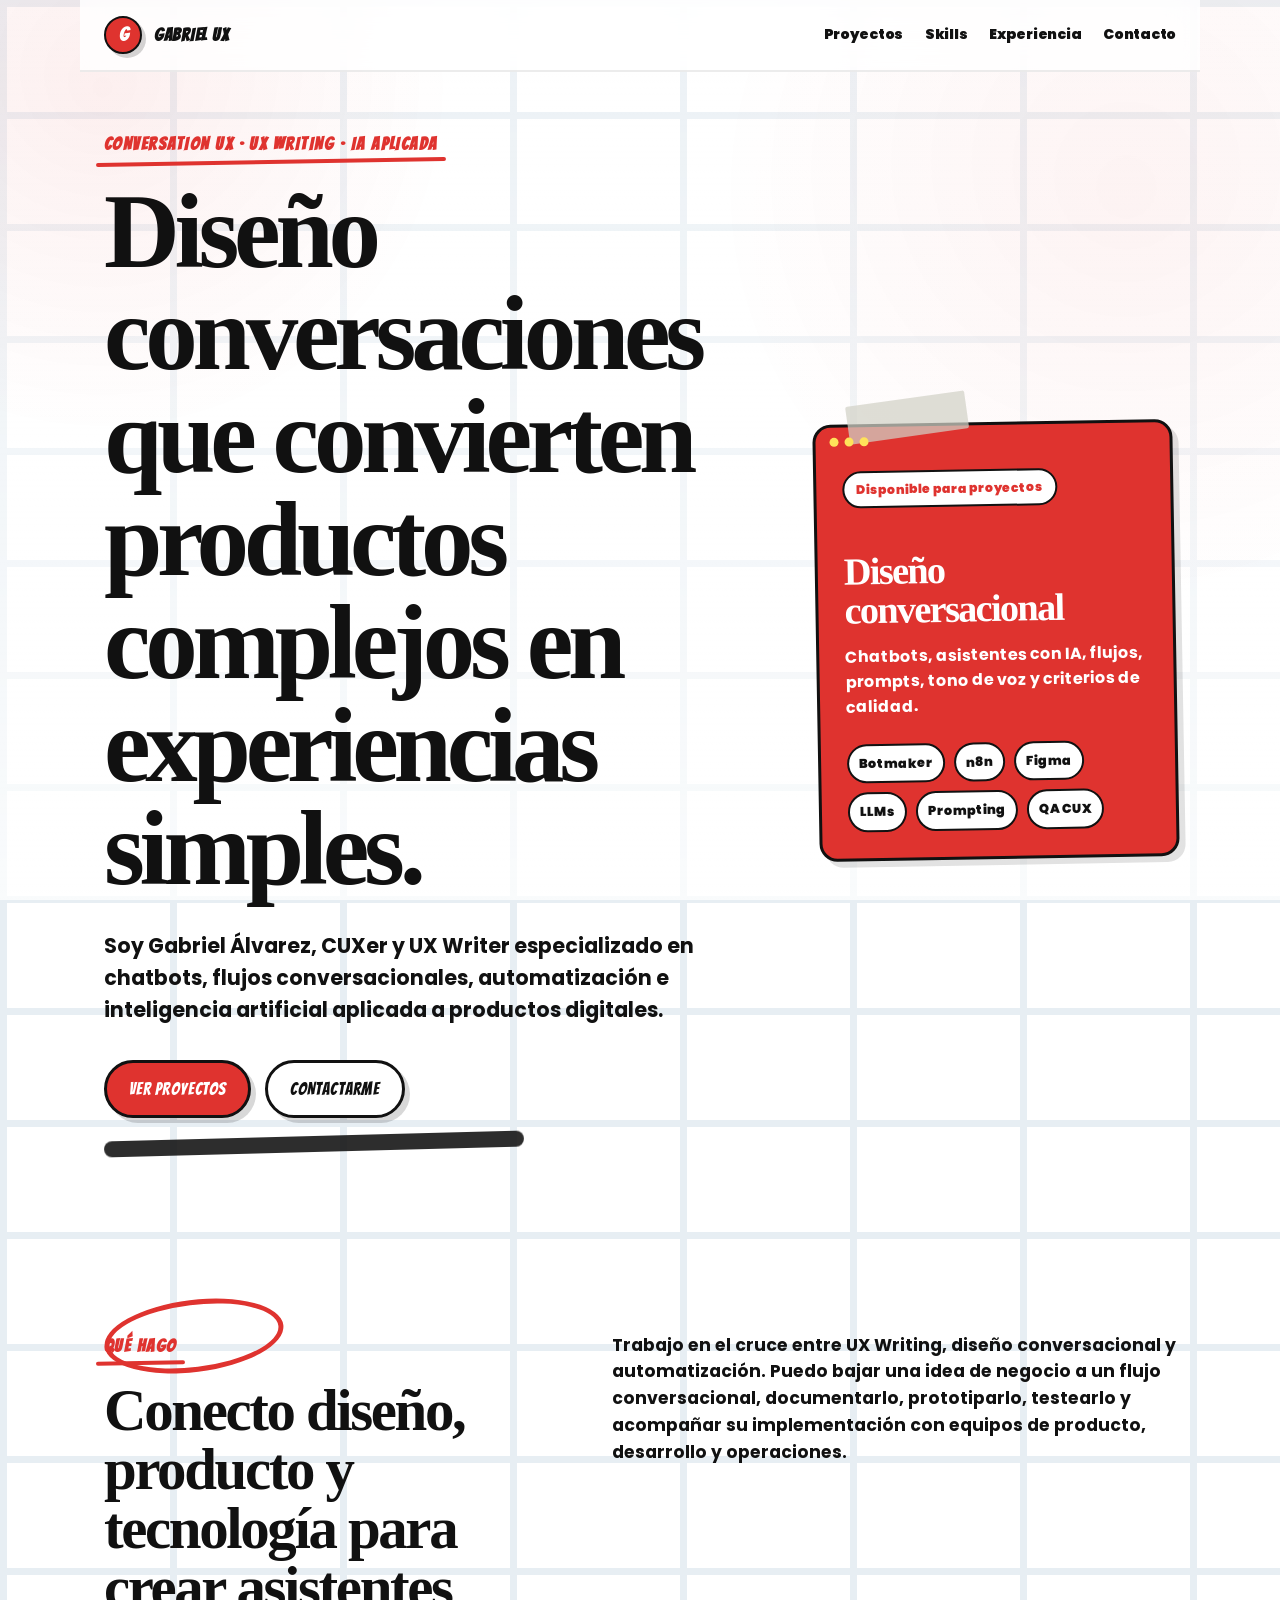
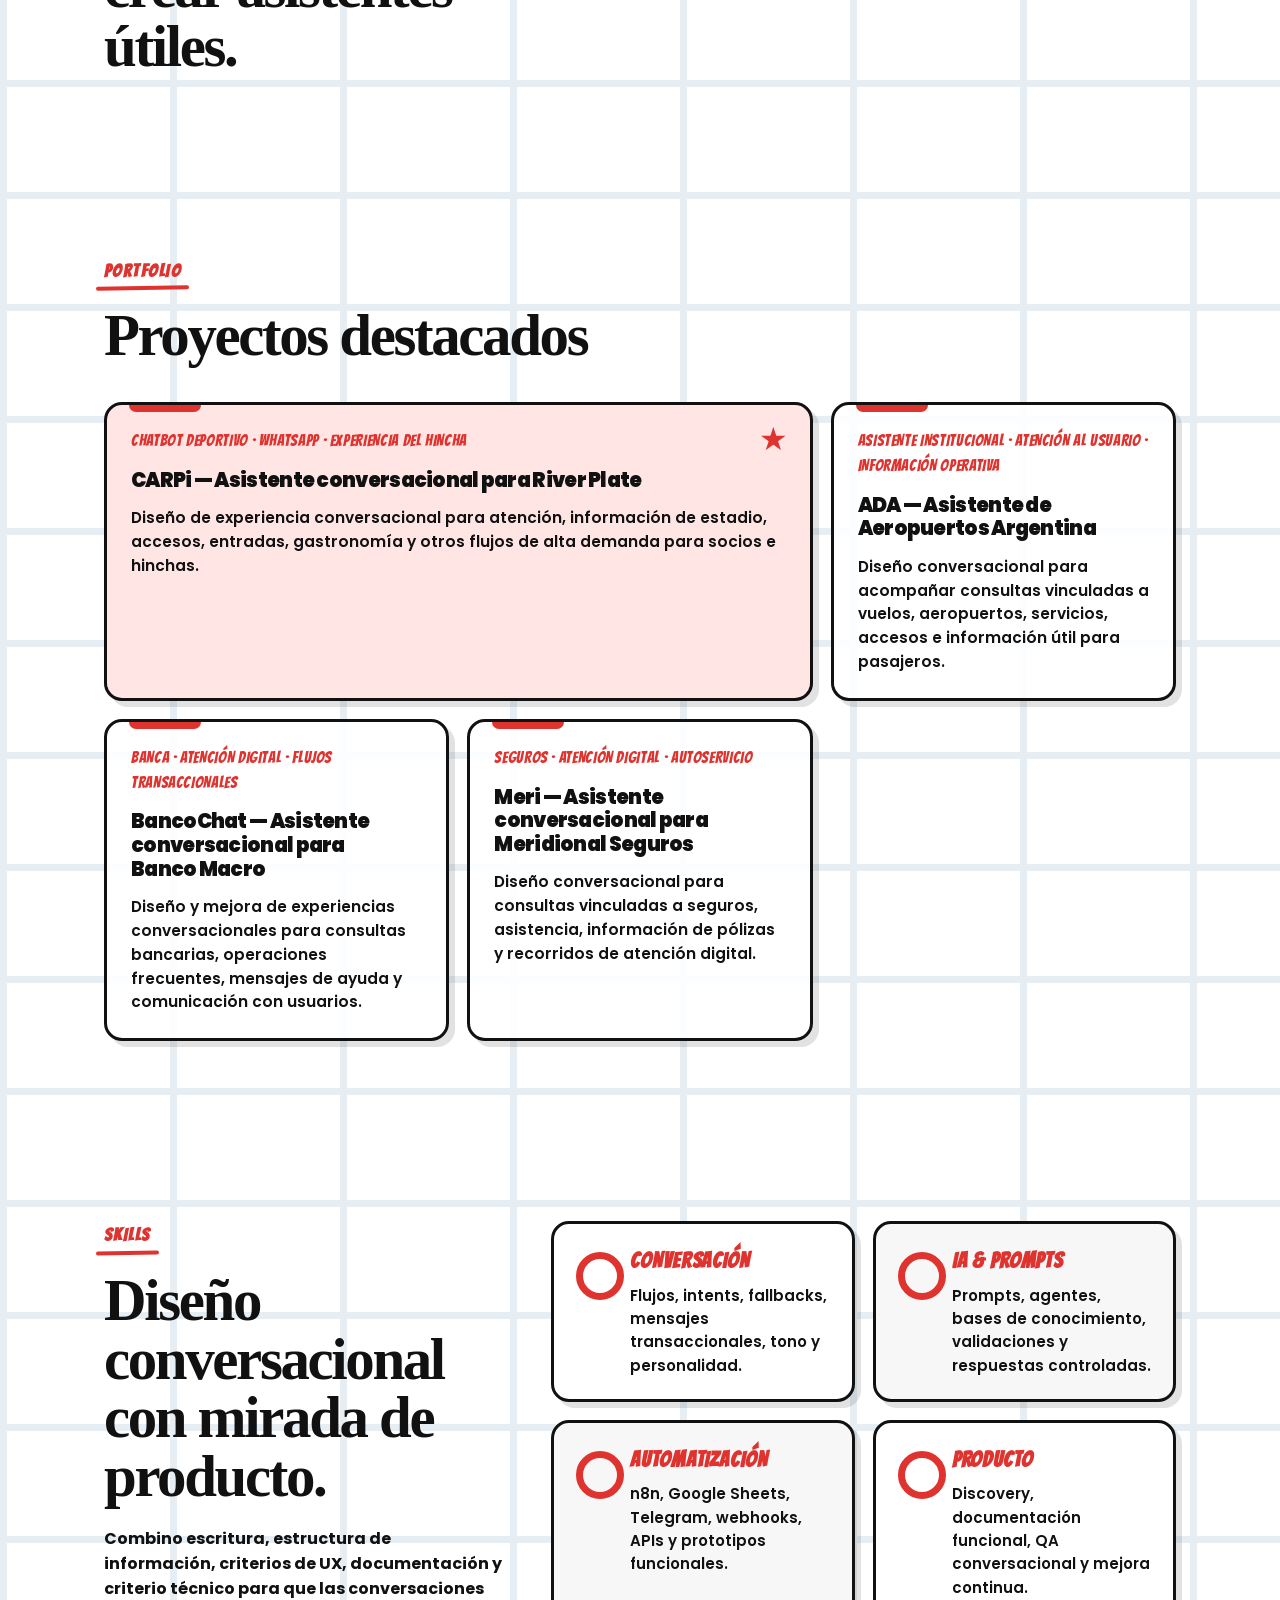
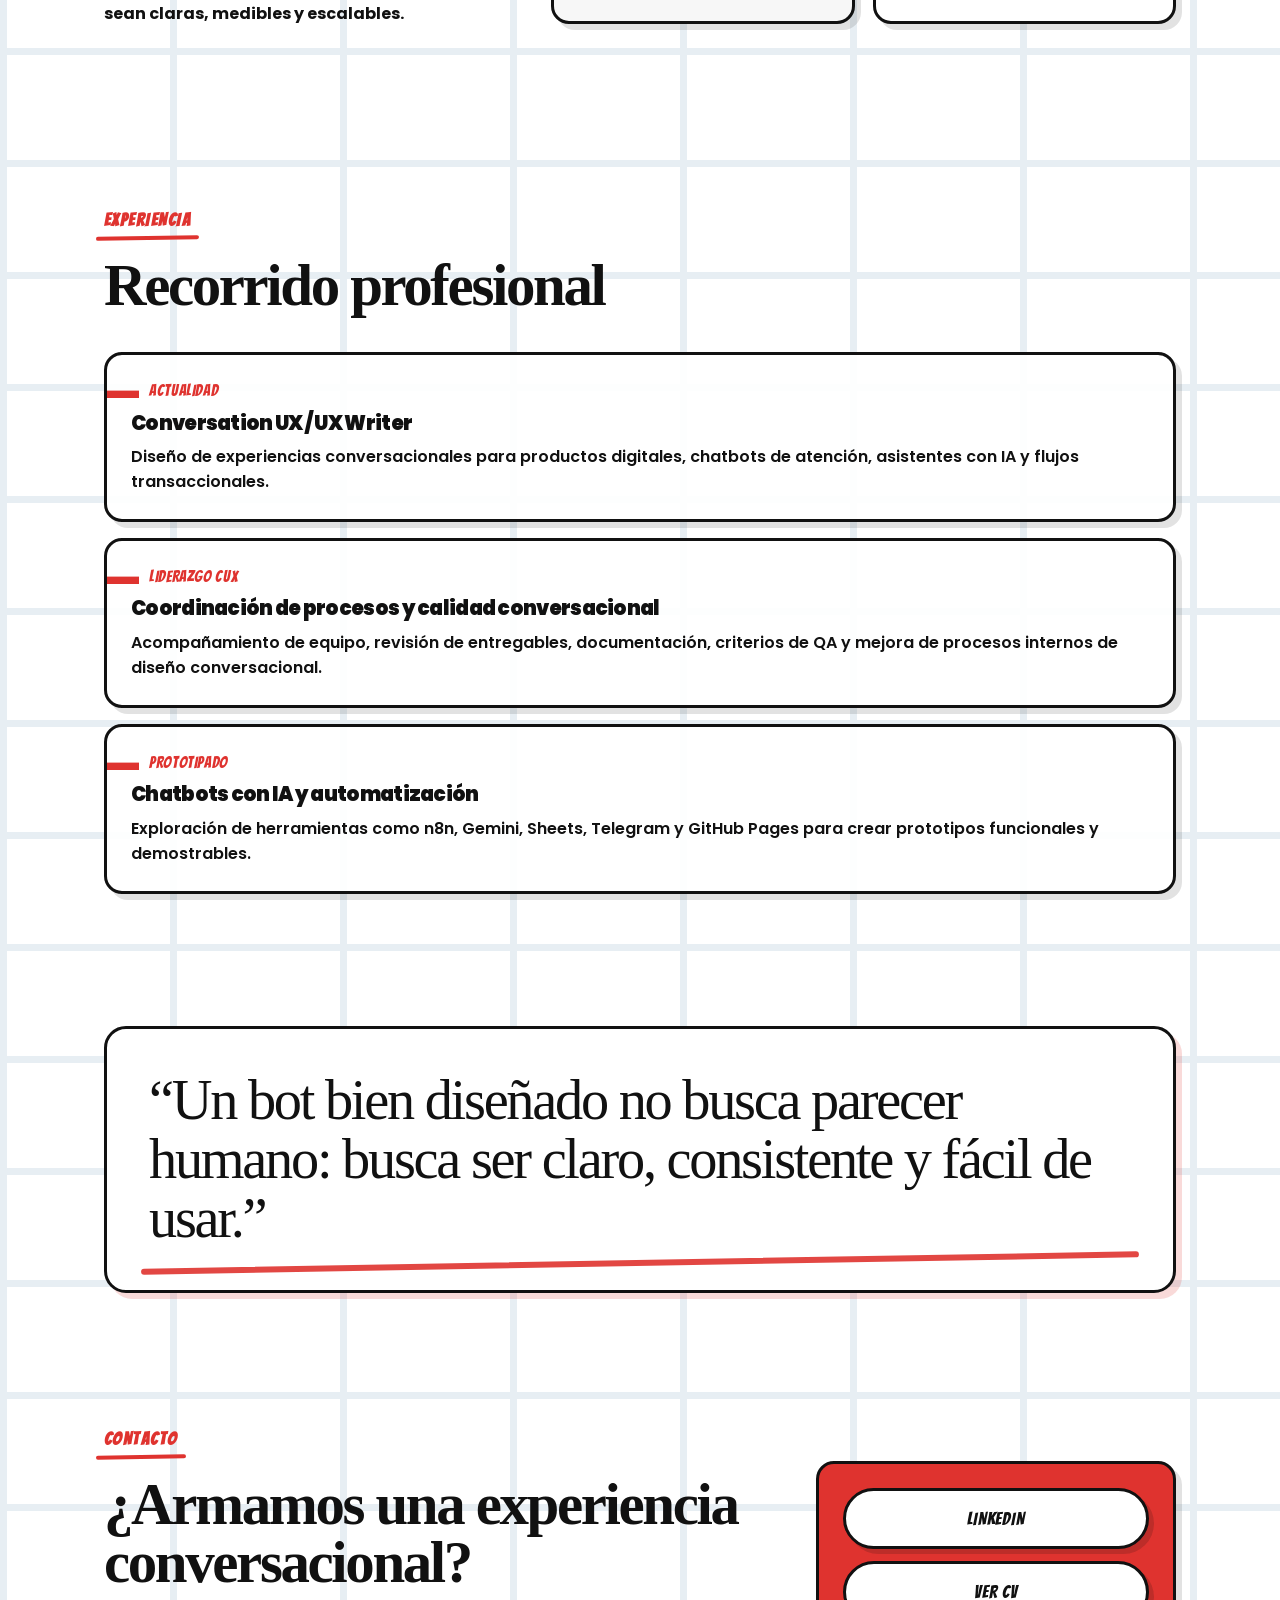
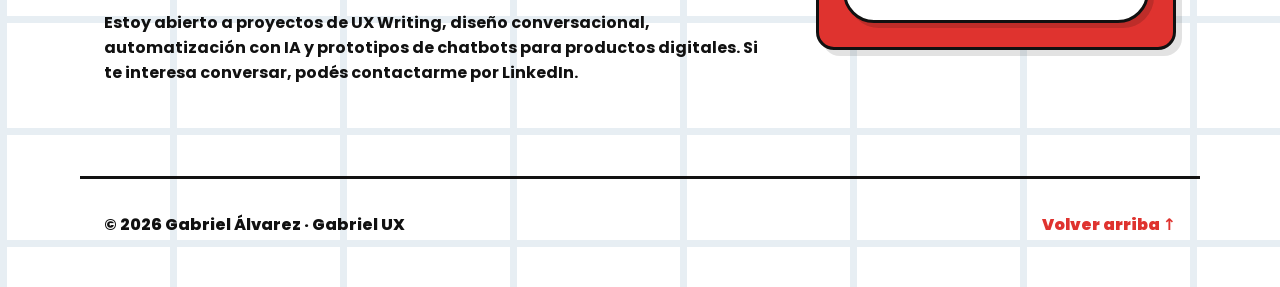
<file: index.html>
<!doctype html>
<html lang="es">
<head>
  <meta charset="utf-8" />
  <meta name="viewport" content="width=device-width, initial-scale=1" />
  <title>Gabriel UX — Diseño conversacional, UX Writing & Chatbots con IA</title>
  <meta name="description" content="Portfolio de Gabriel Álvarez: diseño conversacional, UX Writing, chatbots, automatización e IA aplicada a experiencias conversacionales." />
  <meta property="og:title" content="Gabriel UX — Diseño conversacional, UX Writing & Chatbots con IA" />
  <meta property="og:description" content="Diseño experiencias conversacionales para productos digitales, chatbots e IA." />
  <meta property="og:type" content="website" />
  <link rel="preconnect" href="https://fonts.googleapis.com">
  <link rel="preconnect" href="https://fonts.gstatic.com" crossorigin>
  <link href="https://fonts.googleapis.com/css2?family=Bangers&family=Permanent+Marker&family=Poppins:wght@400;500;600;700;800;900&display=swap" rel="stylesheet">
  <link rel="stylesheet" href="styles.css" />
</head>
<body>
  <header class="site-header">
    <a class="brand" href="#top" aria-label="Ir al inicio">
      <span class="brand-mark">G</span>
      <span>Gabriel UX</span>
    </a>
    <button class="nav-toggle" aria-label="Abrir menú" aria-expanded="false">☰</button>
    <nav class="site-nav" aria-label="Navegación principal">
      <a href="#proyectos">Proyectos</a>
      <a href="#skills">Skills</a>
      <a href="#experiencia">Experiencia</a>
      <a href="#contacto">Contacto</a>
    </nav>
  </header>

  <main id="top">
    <section class="hero section">
      <div class="hero-copy">
        <p class="eyebrow">Conversation UX · UX Writing · IA aplicada</p>
        <h1>Diseño conversaciones que convierten productos complejos en experiencias simples.</h1>
        <p class="hero-text">
          Soy Gabriel Álvarez, CUXer y UX Writer especializado en chatbots, flujos conversacionales,
          automatización e inteligencia artificial aplicada a productos digitales.
        </p>
        <div class="hero-actions">
          <a class="button primary" href="#proyectos">Ver proyectos</a>
          <a class="button secondary" href="#contacto">Contactarme</a>
        </div>
      </div>
      <aside class="hero-card" aria-label="Resumen profesional">
        <div class="status-pill">Disponible para proyectos</div>
        <h2>Diseño conversacional</h2>
        <p>Chatbots, asistentes con IA, flujos, prompts, tono de voz y criterios de calidad.</p>
        <div class="mini-grid">
          <span>Botmaker</span>
          <span>n8n</span>
          <span>Figma</span>
          <span>LLMs</span>
          <span>Prompting</span>
          <span>QA CUX</span>
        </div>
      </aside>
    </section>

    <section class="section intro">
      <div>
        <p class="eyebrow">Qué hago</p>
        <h2>Conecto diseño, producto y tecnología para crear asistentes útiles.</h2>
      </div>
      <p>
        Trabajo en el cruce entre UX Writing, diseño conversacional y automatización. Puedo bajar una idea
        de negocio a un flujo conversacional, documentarlo, prototiparlo, testearlo y acompañar su implementación
        con equipos de producto, desarrollo y operaciones.
      </p>
    </section>

    <section id="proyectos" class="section">
      <div class="section-heading">
        <p class="eyebrow">Portfolio</p>
        <h2>Proyectos destacados</h2>
      </div>

      <div class="cards project-grid">
        <article class="project-card featured">
          <div class="project-kicker">Chatbot deportivo · WhatsApp · Experiencia del hincha</div>
          <h3>CARPi — Asistente conversacional para River Plate</h3>
          <p>
            Diseño de experiencia conversacional para atención, información de estadio, accesos,
            entradas, gastronomía y otros flujos de alta demanda para socios e hinchas.
          </p>
        </article>

        <article class="project-card">
          <div class="project-kicker">Asistente institucional · Atención al usuario · Información operativa</div>
          <h3>ADA — Asistente de Aeropuertos Argentina</h3>
          <p>
            Diseño conversacional para acompañar consultas vinculadas a vuelos, aeropuertos, servicios,
            accesos e información útil para pasajeros.
          </p>
        </article>

        <article class="project-card">
          <div class="project-kicker">Banca · Atención digital · Flujos transaccionales</div>
          <h3>BancoChat — Asistente conversacional para Banco Macro</h3>
          <p>
            Diseño y mejora de experiencias conversacionales para consultas bancarias, operaciones frecuentes,
            mensajes de ayuda y comunicación con usuarios.
          </p>
        </article>

        <article class="project-card">
          <div class="project-kicker">Seguros · Atención digital · Autoservicio</div>
          <h3>Meri — Asistente conversacional para Meridional Seguros</h3>
          <p>
            Diseño conversacional para consultas vinculadas a seguros, asistencia, información de pólizas
            y recorridos de atención digital.
          </p>
        </article>
      </div>
    </section>

    <section id="skills" class="section split-section">
      <div>
        <p class="eyebrow">Skills</p>
        <h2>Diseño conversacional con mirada de producto.</h2>
        <p>
          Combino escritura, estructura de información, criterios de UX, documentación y criterio técnico
          para que las conversaciones sean claras, medibles y escalables.
        </p>
      </div>
      <div class="skill-list">
        <div>
          <h3>Conversación</h3>
          <p>Flujos, intents, fallbacks, mensajes transaccionales, tono y personalidad.</p>
        </div>
        <div>
          <h3>IA & prompts</h3>
          <p>Prompts, agentes, bases de conocimiento, validaciones y respuestas controladas.</p>
        </div>
        <div>
          <h3>Automatización</h3>
          <p>n8n, Google Sheets, Telegram, webhooks, APIs y prototipos funcionales.</p>
        </div>
        <div>
          <h3>Producto</h3>
          <p>Discovery, documentación funcional, QA conversacional y mejora continua.</p>
        </div>
      </div>
    </section>

    <section id="experiencia" class="section timeline-section">
      <div class="section-heading">
        <p class="eyebrow">Experiencia</p>
        <h2>Recorrido profesional</h2>
      </div>
      <div class="timeline">
        <article>
          <span class="timeline-date">Actualidad</span>
          <h3>Conversation UX / UX Writer</h3>
          <p>
            Diseño de experiencias conversacionales para productos digitales, chatbots de atención,
            asistentes con IA y flujos transaccionales.
          </p>
        </article>
        <article>
          <span class="timeline-date">Liderazgo CUX</span>
          <h3>Coordinación de procesos y calidad conversacional</h3>
          <p>
            Acompañamiento de equipo, revisión de entregables, documentación, criterios de QA y mejora
            de procesos internos de diseño conversacional.
          </p>
        </article>
        <article>
          <span class="timeline-date">Prototipado</span>
          <h3>Chatbots con IA y automatización</h3>
          <p>
            Exploración de herramientas como n8n, Gemini, Sheets, Telegram y GitHub Pages para crear
            prototipos funcionales y demostrables.
          </p>
        </article>
      </div>
    </section>

    <section class="section quote-section">
      <blockquote>
        “Un bot bien diseñado no busca parecer humano: busca ser claro, consistente y fácil de usar.”
      </blockquote>
    </section>

    <section id="contacto" class="section contact-section">
      <div>
        <p class="eyebrow">Contacto</p>
        <h2>¿Armamos una experiencia conversacional?</h2>
        <p>
          Estoy abierto a proyectos de UX Writing, diseño conversacional, automatización con IA y prototipos
          de chatbots para productos digitales. Si te interesa conversar, podés contactarme por LinkedIn.
        </p>
      </div>
      <div class="contact-card">
        <a href="https://www.linkedin.com/in/gabriel-h-alvarez/" target="_blank" rel="noopener">LinkedIn</a>
        <a href="/cv.pdf" target="_blank" rel="noopener">Ver CV</a>
      </div>
    </section>
  </main>

  <footer class="site-footer">
    <p>© <span id="year"></span> Gabriel Álvarez · Gabriel UX</p>
    <a href="#top">Volver arriba ↑</a>
  </footer>

  <script src="script.js"></script>
</body>
</html>
</file>
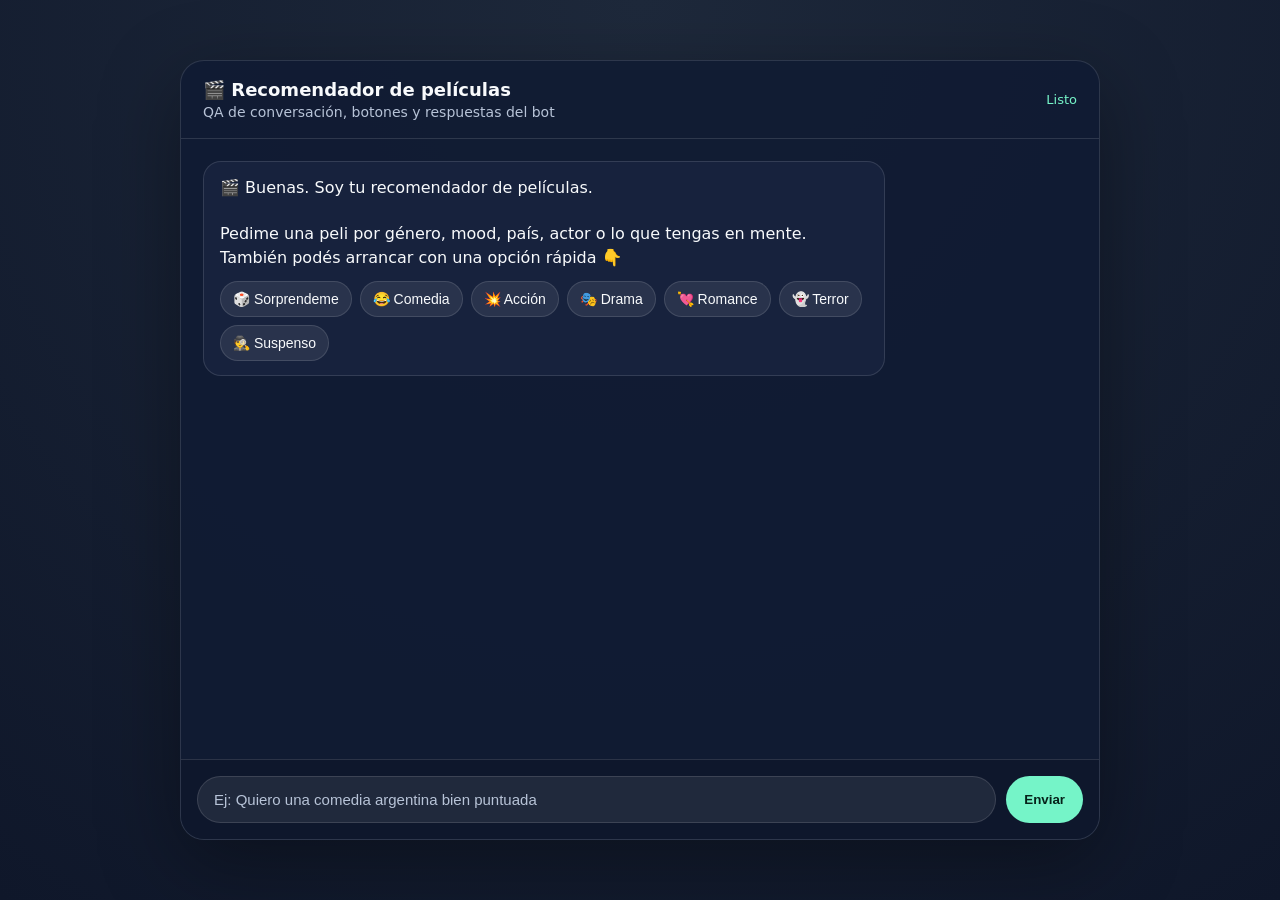
<file: chat-qa.html>
<!DOCTYPE html>
<html lang="es">
<head>
  <meta charset="UTF-8" />
  <meta name="viewport" content="width=device-width, initial-scale=1.0" />
  <title>QA Chat Películas</title>

  <style>
    :root {
      --bg: #0f172a;
      --panel: #111c34;
      --card: rgba(255, 255, 255, 0.08);
      --text: #f8fafc;
      --muted: #b7c3d7;
      --accent: #75f4c8;
      --line: rgba(255, 255, 255, 0.12);
      --bot: #17223d;
      --user: #2563eb;
      --error: #f87171;
    }

    * {
      box-sizing: border-box;
    }

    body {
      margin: 0;
      min-height: 100vh;
      font-family: system-ui, -apple-system, BlinkMacSystemFont, "Segoe UI", sans-serif;
      background: radial-gradient(circle at top, #1e293b, var(--bg));
      color: var(--text);
      display: grid;
      place-items: center;
      padding: 24px;
    }

    .chat-shell {
      width: min(920px, 100%);
      height: min(780px, calc(100vh - 48px));
      background: rgba(17, 28, 52, 0.92);
      border: 1px solid var(--line);
      border-radius: 24px;
      overflow: hidden;
      display: grid;
      grid-template-rows: auto 1fr auto;
      box-shadow: 0 24px 80px rgba(0,0,0,0.35);
    }

    .chat-header {
      padding: 18px 22px;
      border-bottom: 1px solid var(--line);
      display: flex;
      align-items: center;
      justify-content: space-between;
      gap: 16px;
    }

    .chat-title {
      display: flex;
      flex-direction: column;
      gap: 4px;
    }

    .chat-title strong {
      font-size: 18px;
    }

    .chat-title span {
      color: var(--muted);
      font-size: 14px;
    }

    .status {
      font-size: 13px;
      color: var(--accent);
    }

    .messages {
      padding: 22px;
      overflow-y: auto;
      display: flex;
      flex-direction: column;
      gap: 14px;
    }

    .message {
      max-width: 78%;
      padding: 14px 16px;
      border-radius: 18px;
      line-height: 1.45;
      white-space: pre-wrap;
      word-wrap: break-word;
    }

    .message.bot {
      align-self: flex-start;
      background: var(--bot);
      border: 1px solid var(--line);
    }

    .message.user {
      align-self: flex-end;
      background: var(--user);
    }

    .message.error {
      background: rgba(248, 113, 113, 0.14);
      border: 1px solid rgba(248, 113, 113, 0.35);
      color: #fecaca;
    }

    .movie-card {
      margin-top: 12px;
      display: grid;
      grid-template-columns: 96px 1fr;
      gap: 12px;
      background: rgba(255,255,255,0.06);
      border: 1px solid var(--line);
      border-radius: 16px;
      padding: 10px;
    }

    .movie-card img {
      width: 96px;
      border-radius: 12px;
      object-fit: cover;
    }

    .movie-card h3 {
      margin: 0 0 6px;
      font-size: 16px;
    }

    .movie-card p {
      margin: 0;
      color: var(--muted);
      font-size: 13px;
    }

    .movie-card a {
      display: inline-block;
      margin-top: 8px;
      color: var(--accent);
      text-decoration: none;
      font-size: 13px;
    }

    .buttons {
      display: flex;
      flex-wrap: wrap;
      gap: 8px;
      margin-top: 12px;
    }

    .buttons button {
      border: 1px solid var(--line);
      background: rgba(255,255,255,0.08);
      color: var(--text);
      border-radius: 999px;
      padding: 9px 12px;
      cursor: pointer;
      font-size: 14px;
    }

    .buttons button:hover {
      border-color: var(--accent);
    }

    .composer {
      padding: 16px;
      border-top: 1px solid var(--line);
      display: flex;
      gap: 10px;
      background: rgba(15, 23, 42, 0.72);
    }

    .composer input {
      flex: 1;
      border: 1px solid var(--line);
      border-radius: 999px;
      padding: 14px 16px;
      background: rgba(255,255,255,0.08);
      color: var(--text);
      outline: none;
      font-size: 15px;
    }

    .composer input::placeholder {
      color: var(--muted);
    }

    .composer button {
      border: none;
      border-radius: 999px;
      padding: 0 18px;
      background: var(--accent);
      color: #06221a;
      font-weight: 700;
      cursor: pointer;
    }

    .composer button:disabled {
      opacity: 0.5;
      cursor: not-allowed;
    }

    @media (max-width: 640px) {
      body {
        padding: 0;
      }

      .chat-shell {
        height: 100vh;
        border-radius: 0;
      }

      .message {
        max-width: 92%;
      }

      .movie-card {
        grid-template-columns: 1fr;
      }

      .movie-card img {
        width: 100%;
        max-height: 320px;
      }
    }
  </style>
</head>

<body>
  <main class="chat-shell">
    <header class="chat-header">
      <div class="chat-title">
        <strong>🎬 Recomendador de películas</strong>
        <span>QA de conversación, botones y respuestas del bot</span>
      </div>
      <div class="status" id="status">Listo</div>
    </header>

    <section class="messages" id="messages"></section>

    <form class="composer" id="composer">
      <input
        id="userInput"
        type="text"
        placeholder="Ej: Quiero una comedia argentina bien puntuada"
        autocomplete="off"
      />
      <button id="sendButton" type="submit">Enviar</button>
    </form>
  </main>

  <script>
    const WEBHOOK_URL = "https://n8n.gabrielux.com.ar/webhook/movie-chat-agent";

    const messagesEl = document.getElementById("messages");
    const composerEl = document.getElementById("composer");
    const inputEl = document.getElementById("userInput");
    const sendButtonEl = document.getElementById("sendButton");
    const statusEl = document.getElementById("status");

    const sessionId = getOrCreateSessionId();

    function getOrCreateSessionId() {
      const existing = localStorage.getItem("movieChatSessionId");
      if (existing) return existing;

      const created = `qa-${Date.now()}-${Math.random().toString(16).slice(2)}`;
      localStorage.setItem("movieChatSessionId", created);
      return created;
    }

    function scrollToBottom() {
      messagesEl.scrollTop = messagesEl.scrollHeight;
    }

    function addMessage(content, sender = "bot", extra = {}) {
      const messageEl = document.createElement("article");
      messageEl.className = `message ${sender}`;

      const textEl = document.createElement("div");
      textEl.textContent = content;
      messageEl.appendChild(textEl);

      if (extra.movie) {
        messageEl.appendChild(renderMovie(extra.movie));
      }

      if (Array.isArray(extra.movies) && extra.movies.length) {
        extra.movies.forEach(movie => {
          messageEl.appendChild(renderMovie(movie));
        });
      }

      if (Array.isArray(extra.buttons) && extra.buttons.length) {
        messageEl.appendChild(renderButtons(extra.buttons));
      }

      messagesEl.appendChild(messageEl);
      scrollToBottom();
    }

    function renderMovie(movie) {
      const card = document.createElement("div");
      card.className = "movie-card";

      if (movie.poster) {
        const img = document.createElement("img");
        img.src = movie.poster;
        img.alt = movie.title || "Poster de película";
        card.appendChild(img);
      }

      const body = document.createElement("div");

      const title = document.createElement("h3");
      title.textContent = `${movie.title || "Película"}${movie.year ? ` (${movie.year})` : ""}`;
      body.appendChild(title);

      const meta = document.createElement("p");
      meta.textContent = [
        movie.rating ? `⭐ ${movie.rating}` : "",
        movie.vote_count ? `${movie.vote_count} votos` : ""
      ].filter(Boolean).join(" · ");
      body.appendChild(meta);

      if (movie.tmdb_url) {
        const link = document.createElement("a");
        link.href = movie.tmdb_url;
        link.target = "_blank";
        link.rel = "noopener noreferrer";
        link.textContent = "Ver en TMDb";
        body.appendChild(link);
      }

      card.appendChild(body);
      return card;
    }

    function renderButtons(buttons) {
      const wrap = document.createElement("div");
      wrap.className = "buttons";

      buttons.forEach(button => {
        const btn = document.createElement("button");
        btn.type = "button";
        btn.textContent = button.label || button.value || "Opción";
        btn.addEventListener("click", () => {
          sendMessage(button.value || button.label);
        });
        wrap.appendChild(btn);
      });

      return wrap;
    }

    async function sendMessage(message) {
      const cleanMessage = String(message || "").trim();
      if (!cleanMessage) return;

      addMessage(cleanMessage, "user");

      inputEl.value = "";
      inputEl.focus();
      sendButtonEl.disabled = true;
      statusEl.textContent = "Pensando...";

      try {
        const response = await fetch(WEBHOOK_URL, {
          method: "POST",
          headers: {
            "Content-Type": "application/json"
          },
          body: JSON.stringify({
            message: cleanMessage,
            sessionId,
            source: "web-qa"
          })
        });

        if (!response.ok) {
          throw new Error(`HTTP ${response.status}`);
        }

        const text = await response.text();
        let data;

        try {
          data = JSON.parse(text);
        } catch {
          data = {
            reply: text || "n8n respondió, pero no devolvió JSON."
          };
        }

        addMessage(data.reply || "No llegó reply en la respuesta.", "bot", {
          movie: data.movie,
          movies: data.movies,
          buttons: data.buttons
        });

        console.log("Respuesta n8n:", data);
      } catch (error) {
        console.error(error);
        addMessage(
          "No pude conectar con n8n. Revisá si el workflow está activo, si la URL es correcta o si hay un bloqueo CORS.",
          "error"
        );
      } finally {
        sendButtonEl.disabled = false;
        statusEl.textContent = "Listo";
      }
    }

    composerEl.addEventListener("submit", event => {
      event.preventDefault();
      sendMessage(inputEl.value);
    });

    addMessage(
      "🎬 Buenas. Soy tu recomendador de películas.\n\nPedime una peli por género, mood, país, actor o lo que tengas en mente.\nTambién podés arrancar con una opción rápida 👇",
      "bot",
      {
        buttons: [
          { label: "🎲 Sorprendeme", value: "sorprendeme con una película" },
          { label: "😂 Comedia", value: "recomendame una película de comedia" },
          { label: "💥 Acción", value: "recomendame una película de acción" },
          { label: "🎭 Drama", value: "recomendame una película de drama" },
          { label: "💘 Romance", value: "recomendame una película romántica" },
          { label: "👻 Terror", value: "recomendame una película de terror" },
          { label: "🕵️ Suspenso", value: "recomendame una película de suspenso" }
        ]
      }
    );
  </script>
</body>
</html>
</file>
<file: styles.css>
:root {
  --bg: #ffffff;
  --paper: #ffffff;
  --paper-soft: #f7f7f7;
  --text: #111111;
  --muted: #333333;
  --muted-soft: #5f5f5f;
  --accent: #df332f;
  --accent-dark: #b7221f;
  --accent-soft: #ffe6e4;
  --grid: #e7eef3;
  --line: #111111;
  --line-soft: rgba(17, 17, 17, 0.12);
  --shadow: 6px 6px 0 rgba(17, 17, 17, 0.12);
  --red-shadow: 6px 6px 0 rgba(223, 51, 47, 0.18);
  --radius-xl: 28px;
  --radius-lg: 18px;
  --max: 1120px;

  --font-body: "Poppins", system-ui, -apple-system, BlinkMacSystemFont, "Segoe UI", sans-serif;
  --font-display: "Permanent Marker", cursive;
  --font-condensed: "Bangers", Impact, sans-serif;
}

* {
  box-sizing: border-box;
}

html {
  scroll-behavior: smooth;
}

body {
  margin: 0;
  font-family: var(--font-body);
  color: var(--text);
  background-color: var(--bg);
  background-image:
    linear-gradient(var(--grid) 7px, transparent 7px),
    linear-gradient(90deg, var(--grid) 7px, transparent 7px);
  background-size: 170px 112px;
  line-height: 1.55;
}

body::before {
  content: "";
  position: fixed;
  inset: 0;
  pointer-events: none;
  background:
    radial-gradient(circle at 8% 10%, rgba(223, 51, 47, 0.08), transparent 22rem),
    radial-gradient(circle at 88% 22%, rgba(223, 51, 47, 0.06), transparent 26rem),
    linear-gradient(to bottom, rgba(255, 255, 255, 0.2), rgba(255, 255, 255, 0.75));
  z-index: -1;
}

a {
  color: inherit;
  text-decoration: none;
}

p {
  margin: 0;
  color: var(--muted);
  font-weight: 600;
}

h1,
h2,
h3 {
  margin: 0;
  color: var(--text);
}

h1 {
  max-width: 880px;
  font-family: var(--font-display);
  font-size: clamp(3.6rem, 8.2vw, 7.6rem);
  line-height: 0.98;
  letter-spacing: -0.05em;
}

h2 {
  font-family: var(--font-display);
  font-size: clamp(2.2rem, 4.6vw, 4.4rem);
  line-height: 1;
  letter-spacing: -0.04em;
}

h3 {
  font-size: 1.25rem;
  line-height: 1.18;
  font-weight: 900;
  letter-spacing: -0.035em;
}

.site-header {
  position: sticky;
  top: 0;
  z-index: 20;
  display: flex;
  justify-content: space-between;
  align-items: center;
  max-width: var(--max);
  margin: 0 auto;
  padding: 16px 24px;
  background: rgba(255, 255, 255, 0.82);
  backdrop-filter: blur(14px);
  border-bottom: 2px solid rgba(17, 17, 17, 0.08);
}

.brand {
  display: flex;
  align-items: center;
  gap: 12px;
  font-weight: 900;
}

.brand span:last-child {
  font-family: var(--font-condensed);
  font-size: 1.15rem;
  letter-spacing: 0.04em;
  text-transform: uppercase;
}

.brand-mark {
  width: 38px;
  height: 38px;
  display: grid;
  place-items: center;
  border-radius: 50%;
  background: var(--accent);
  color: #ffffff;
  border: 2px solid var(--line);
  box-shadow: 4px 4px 0 rgba(17, 17, 17, 0.18);
  font-family: var(--font-condensed);
  font-size: 1.2rem;
}

.site-nav {
  display: flex;
  gap: 22px;
  align-items: center;
}

.site-nav a {
  color: var(--text);
  font-weight: 900;
  font-size: 0.88rem;
  letter-spacing: -0.02em;
}

.site-nav a:hover {
  color: var(--accent);
}

.nav-toggle {
  display: none;
}

.section {
  max-width: var(--max);
  margin: 0 auto;
  padding: 90px 24px;
}

.hero {
  min-height: calc(100vh - 74px);
  display: grid;
  grid-template-columns: minmax(0, 1fr) 360px;
  align-items: center;
  gap: 56px;
  padding-top: 58px;
}

.hero-copy {
  position: relative;
}

.hero-copy::after {
  content: "";
  display: block;
  width: min(420px, 70%);
  height: 16px;
  margin-top: 18px;
  background: rgba(17, 17, 17, 0.88);
  transform: rotate(-1.5deg);
  border-radius: 999px;
  filter: blur(0.2px);
}

.eyebrow {
  position: relative;
  display: inline-block;
  margin-bottom: 22px;
  color: var(--accent);
  font-family: var(--font-condensed);
  font-size: 1.15rem;
  letter-spacing: 0.08em;
  text-transform: uppercase;
}

.eyebrow::after {
  content: "";
  position: absolute;
  left: -8px;
  right: -8px;
  bottom: -5px;
  height: 4px;
  background: var(--accent);
  transform: rotate(-1deg);
  border-radius: 999px;
}

.hero-text {
  max-width: 680px;
  margin-top: 30px;
  font-size: clamp(1.05rem, 1.8vw, 1.28rem);
  color: var(--text);
  font-weight: 700;
}

.hero-actions {
  display: flex;
  gap: 14px;
  flex-wrap: wrap;
  margin-top: 34px;
}

.button {
  display: inline-flex;
  align-items: center;
  justify-content: center;
  padding: 13px 22px;
  border-radius: 999px;
  border: 3px solid var(--line);
  font-family: var(--font-condensed);
  font-size: 1.05rem;
  letter-spacing: 0.05em;
  text-transform: uppercase;
  box-shadow: 5px 5px 0 rgba(17, 17, 17, 0.16);
  transition: transform 0.15s ease, box-shadow 0.15s ease;
}

.button.primary {
  background: var(--accent);
  color: #ffffff;
}

.button.secondary {
  background: #ffffff;
  color: var(--text);
}

.button:hover {
  transform: translate(-2px, -2px);
  box-shadow: 7px 7px 0 rgba(17, 17, 17, 0.18);
}

.hero-card,
.project-card,
.contact-card,
.skill-list > div,
.timeline article {
  background: rgba(255, 255, 255, 0.88);
  border: 3px solid var(--line);
  box-shadow: var(--shadow);
}

.hero-card {
  position: relative;
  border-radius: 18px;
  padding: 26px;
  background: var(--accent);
  color: #ffffff;
  transform: rotate(-1deg);
}

.hero-card::before {
  content: "";
  position: absolute;
  left: 32px;
  top: -28px;
  width: 120px;
  height: 38px;
  background: rgba(210, 210, 198, 0.72);
  transform: rotate(-7deg);
  border-radius: 2px;
}

.hero-card::after {
  content: "";
  position: absolute;
  inset: 10px auto auto 14px;
  width: 9px;
  height: 9px;
  background: #ffe25a;
  border-radius: 50%;
  box-shadow:
    15px 0 0 #ffe25a,
    30px 0 0 #ffe25a;
}

.hero-card h2 {
  margin-top: 18px;
  color: #ffffff;
  font-size: clamp(2rem, 3vw, 2.85rem);
  line-height: 1;
  letter-spacing: -0.045em;
}

.hero-card p {
  margin: 16px 0 24px;
  color: #ffffff;
  font-weight: 700;
}

.status-pill {
  display: inline-flex;
  margin-top: 18px;
  margin-bottom: 26px;
  padding: 7px 12px;
  border-radius: 999px;
  background: #ffffff;
  color: var(--accent);
  border: 2px solid var(--line);
  font-weight: 900;
  font-size: 0.78rem;
}

.mini-grid {
  display: flex;
  flex-wrap: wrap;
  gap: 9px;
}

.mini-grid span {
  padding: 8px 10px;
  border-radius: 999px;
  background: #ffffff;
  color: var(--text);
  border: 2px solid var(--line);
  font-size: 0.8rem;
  font-weight: 900;
}

.intro {
  position: relative;
  display: grid;
  grid-template-columns: 0.8fr 1fr;
  gap: 56px;
  border-top: 0;
  border-bottom: 0;
}

.intro::before {
  content: "";
  position: absolute;
  left: 24px;
  top: 58px;
  width: 170px;
  height: 62px;
  border: 5px solid var(--accent);
  border-radius: 50%;
  transform: rotate(-7deg);
  pointer-events: none;
}

.intro p:last-child {
  font-size: 1.08rem;
  color: var(--text);
  font-weight: 700;
}

.section-heading {
  margin-bottom: 36px;
}

.cards {
  display: grid;
  gap: 18px;
}

.project-grid {
  grid-template-columns: repeat(3, 1fr);
}

.project-card {
  position: relative;
  overflow: hidden;
  border-radius: 18px;
  padding: 24px;
}

.project-card::before {
  content: "";
  position: absolute;
  left: 22px;
  top: 0;
  width: 72px;
  height: 7px;
  background: var(--accent);
  border-radius: 0 0 999px 999px;
}

.project-card.featured {
  grid-column: span 2;
  background: var(--accent-soft);
}

.project-card.featured::after {
  content: "★";
  position: absolute;
  right: 22px;
  top: 18px;
  color: var(--accent);
  font-size: 2rem;
  line-height: 1;
}

.project-kicker {
  margin-bottom: 15px;
  color: var(--accent);
  font-family: var(--font-condensed);
  font-size: 1rem;
  letter-spacing: 0.04em;
  text-transform: uppercase;
}

.project-card h3 {
  max-width: 92%;
}

.project-card p {
  margin: 14px 0 0;
  color: var(--text);
  font-size: 0.96rem;
}

.project-card ul {
  margin: 0;
  padding-left: 18px;
  color: var(--muted);
}

.project-card li + li {
  margin-top: 8px;
}

.split-section {
  display: grid;
  grid-template-columns: 0.78fr 1.22fr;
  gap: 48px;
  align-items: start;
}

.split-section > div:first-child p:last-child {
  margin-top: 20px;
  color: var(--text);
  font-weight: 700;
}

.skill-list {
  display: grid;
  grid-template-columns: repeat(2, 1fr);
  gap: 18px;
}

.skill-list > div {
  position: relative;
  min-height: 160px;
  padding: 24px 22px 22px 76px;
  border-radius: 18px;
  background: #ffffff;
}

.skill-list > div::before {
  content: "";
  position: absolute;
  left: 22px;
  top: 28px;
  width: 34px;
  height: 34px;
  border: 7px solid var(--accent);
  border-radius: 50%;
}

.skill-list > div:nth-child(2),
.skill-list > div:nth-child(3) {
  background: var(--paper-soft);
}

.skill-list h3 {
  color: var(--accent);
  font-family: var(--font-condensed);
  font-size: 1.35rem;
  letter-spacing: 0.04em;
  text-transform: uppercase;
}

.skill-list p {
  margin-top: 10px;
  color: var(--text);
  font-size: 0.94rem;
}

.timeline {
  display: grid;
  gap: 16px;
}

.timeline article {
  position: relative;
  border-radius: 18px;
  padding: 24px;
  background: rgba(255, 255, 255, 0.9);
}

.timeline article::before {
  content: "—";
  position: absolute;
  left: -2px;
  top: 21px;
  color: var(--accent);
  font-size: 2.4rem;
  font-weight: 900;
  line-height: 1;
}

.timeline-date {
  display: block;
  margin-bottom: 8px;
  padding-left: 18px;
  color: var(--accent);
  font-family: var(--font-condensed);
  font-size: 1rem;
  letter-spacing: 0.04em;
  text-transform: uppercase;
}

.timeline p {
  margin-top: 10px;
  color: var(--text);
}

.quote-section {
  padding-top: 42px;
  padding-bottom: 42px;
}

blockquote {
  position: relative;
  margin: 0;
  padding: 42px;
  border-radius: 22px;
  background: #ffffff;
  border: 3px solid var(--line);
  box-shadow: var(--red-shadow);
  color: var(--text);
  font-family: var(--font-display);
  font-size: clamp(1.9rem, 4.4vw, 4rem);
  line-height: 1.05;
  letter-spacing: -0.04em;
}

blockquote::before {
  content: "";
  position: absolute;
  left: 34px;
  right: 34px;
  bottom: 24px;
  height: 6px;
  background: var(--accent);
  border-radius: 999px;
  transform: rotate(-1deg);
  opacity: 0.9;
}

.contact-section {
  display: grid;
  grid-template-columns: 1fr 360px;
  gap: 40px;
  align-items: center;
}

.contact-section p:last-child {
  margin-top: 18px;
  color: var(--text);
  font-weight: 700;
}

.contact-card {
  display: grid;
  gap: 12px;
  padding: 24px;
  border-radius: 18px;
  background: var(--accent);
}

.contact-card a {
  display: flex;
  justify-content: center;
  padding: 14px;
  border-radius: 999px;
  background: #ffffff;
  color: var(--text);
  border: 3px solid var(--line);
  font-family: var(--font-condensed);
  font-size: 1.1rem;
  letter-spacing: 0.05em;
  text-transform: uppercase;
  box-shadow: 5px 5px 0 rgba(17, 17, 17, 0.16);
}

.contact-card a:hover {
  transform: translate(-2px, -2px);
}

.site-footer {
  display: flex;
  justify-content: space-between;
  gap: 16px;
  max-width: var(--max);
  margin: 0 auto;
  padding: 34px 24px 50px;
  border-top: 3px solid var(--line);
}

.site-footer p {
  color: var(--text);
  font-weight: 800;
}

.site-footer a {
  color: var(--accent);
  font-weight: 900;
}

@media (max-width: 900px) {
  .hero,
  .intro,
  .split-section,
  .contact-section {
    grid-template-columns: 1fr;
  }

  .hero {
    min-height: auto;
  }

  .hero-card {
    max-width: 520px;
  }

  .project-grid {
    grid-template-columns: 1fr;
  }

  .project-card.featured {
    grid-column: auto;
  }

  .intro::before {
    display: none;
  }
}

@media (max-width: 720px) {
  body {
    background-size: 120px 86px;
  }

  h1 {
    font-size: clamp(3rem, 17vw, 5rem);
  }

  .site-header {
    align-items: flex-start;
  }

  .nav-toggle {
    display: inline-flex;
    border: 3px solid var(--line);
    background: #ffffff;
    color: var(--text);
    border-radius: 12px;
    padding: 7px 11px;
    font-size: 1.1rem;
    font-weight: 900;
    box-shadow: 4px 4px 0 rgba(17, 17, 17, 0.14);
  }

  .site-nav {
    display: none;
    position: absolute;
    right: 24px;
    top: 68px;
    padding: 14px;
    border-radius: 16px;
    background: #ffffff;
    border: 3px solid var(--line);
    box-shadow: var(--shadow);
    flex-direction: column;
    align-items: flex-start;
    min-width: 180px;
  }

  .site-nav.open {
    display: flex;
  }

  .section {
    padding: 64px 20px;
  }

  .hero {
    padding-top: 34px;
    gap: 44px;
  }

  .hero-copy::after {
    width: 82%;
    height: 12px;
  }

  .hero-card {
    transform: rotate(0);
  }

  .skill-list {
    grid-template-columns: 1fr;
  }

  .skill-list > div {
    min-height: auto;
  }

  blockquote {
    padding: 30px;
  }

  .site-footer {
    flex-direction: column;
  }
}
</file>
